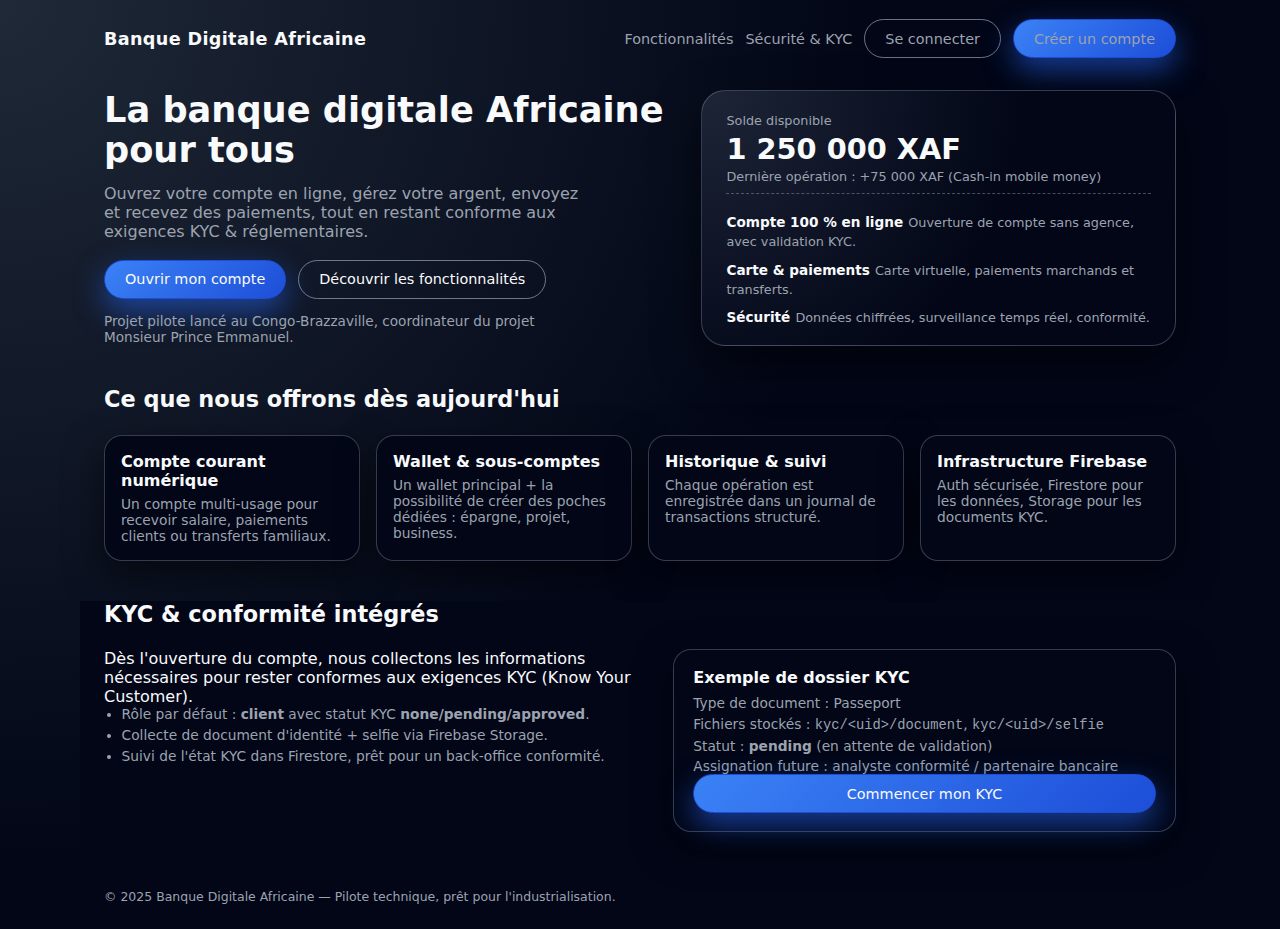
<file: index.html>
<!DOCTYPE html>
<html lang="fr">
<head>
  <meta charset="UTF-8" />
  <title>Banque Digitale Africaine</title>
  <meta name="viewport" content="width=device-width, initial-scale=1" />
  <link rel="stylesheet" href="styles.css" />
</head>
<body class="landing">
  <header class="topbar">
    <div class="logo">Banque Digitale Africaine</div>
    <nav class="nav">
      <a href="#features">Fonctionnalités</a>
      <a href="#kyc">Sécurité & KYC</a>
      <a href="app.html" class="btn btn-outline">Se connecter</a>
      <a href="app.html" class="btn btn-primary">Créer un compte</a>
    </nav>
  </header>

  <main class="hero">
    <section class="hero-text">
      <h1>La banque digitale Africaine pour tous</h1>
      <p>
        Ouvrez votre compte en ligne, gérez votre argent, envoyez et recevez des paiements,
        tout en restant conforme aux exigences KYC &amp; réglementaires.
      </p>
      <div class="hero-actions">
        <a href="app.html" class="btn btn-primary">Ouvrir mon compte</a>
        <a href="#features" class="btn btn-outline">Découvrir les fonctionnalités</a>
      </div>
      <p class="hero-note">
        Projet pilote lancé au Congo-Brazzaville, coordinateur du projet Monsieur Prince Emmanuel.
      </p>
    </section>

    <section class="hero-card">
      <div class="card-balance">
        <div class="card-label">Solde disponible</div>
        <div class="card-amount">1 250 000 XAF</div>
        <div class="card-sub">Dernière opération : +75 000 XAF (Cash-in mobile money)</div>
      </div>
      <div class="card-items">
        <div class="card-item">
          <span class="card-item-title">Compte 100 % en ligne</span>
          <span class="card-item-text">Ouverture de compte sans agence, avec validation KYC.</span>
        </div>
        <div class="card-item">
          <span class="card-item-title">Carte & paiements</span>
          <span class="card-item-text">Carte virtuelle, paiements marchands et transferts.</span>
        </div>
        <div class="card-item">
          <span class="card-item-title">Sécurité</span>
          <span class="card-item-text">Données chiffrées, surveillance temps réel, conformité.</span>
        </div>
      </div>
    </section>
  </main>

  <section id="features" class="section">
    <h2>Ce que nous offrons dès aujourd'hui</h2>
    <div class="grid">
      <article class="feature">
        <h3>Compte courant numérique</h3>
        <p>Un compte multi-usage pour recevoir salaire, paiements clients ou transferts familiaux.</p>
      </article>
      <article class="feature">
        <h3>Wallet &amp; sous-comptes</h3>
        <p>Un wallet principal + la possibilité de créer des poches dédiées : épargne, projet, business.</p>
      </article>
      <article class="feature">
        <h3>Historique &amp; suivi</h3>
        <p>Chaque opération est enregistrée dans un journal de transactions structuré.</p>
      </article>
      <article class="feature">
        <h3>Infrastructure Firebase</h3>
        <p>Auth sécurisée, Firestore pour les données, Storage pour les documents KYC.</p>
      </article>
    </div>
  </section>

  <section id="kyc" class="section section-alt">
    <h2>KYC &amp; conformité intégrés</h2>
    <div class="grid grid-2">
      <div>
        <p>
          Dès l'ouverture du compte, nous collectons les informations nécessaires
          pour rester conformes aux exigences KYC (Know Your Customer).
        </p>
        <ul class="list">
          <li>Rôle par défaut : <strong>client</strong> avec statut KYC <strong>none/pending/approved</strong>.</li>
          <li>Collecte de document d'identité + selfie via Firebase Storage.</li>
          <li>Suivi de l'état KYC dans Firestore, prêt pour un back-office conformité.</li>
        </ul>
      </div>
      <div class="kyc-card">
        <h3>Exemple de dossier KYC</h3>
        <ul class="list small">
          <li>Type de document : Passeport</li>
          <li>Fichiers stockés : <code>kyc/&lt;uid&gt;/document</code>, <code>kyc/&lt;uid&gt;/selfie</code></li>
          <li>Statut : <strong>pending</strong> (en attente de validation)</li>
          <li>Assignation future : analyste conformité / partenaire bancaire</li>
        </ul>
        <a href="app.html" class="btn btn-primary btn-full">Commencer mon KYC</a>
      </div>
    </div>
  </section>

  <footer class="footer">
    <p>&copy; 2025 Banque Digitale Africaine &mdash; Pilote technique, prêt pour l'industrialisation.</p>
  </footer>
</body>
</html>
</file>
<file: styles.css>
:root {
  --bg: #060714;
  --bg-soft: #0b0d1f;
  --bg-softer: #101327;
  --accent: #3b82f6;
  --accent-soft: rgba(59,130,246,0.12);
  --accent-strong: #1d4ed8;
  --text: #f9fafb;
  --muted: #9ca3af;
  --danger: #f97373;
  --success: #22c55e;
  --border-subtle: #1f2937;
  --radius-lg: 18px;
  --radius-md: 12px;
  --radius-pill: 999px;
  --shadow-soft: 0 18px 45px rgba(0,0,0,0.55);
}

/* Reset & base */

*,
*::before,
*::after {
  box-sizing: border-box;
  margin: 0;
  padding: 0;
}

html,
body {
  font-family: system-ui, -apple-system, BlinkMacSystemFont, "SF Pro Text", sans-serif;
  color: var(--text);
  background: radial-gradient(circle at top left, #1f2937, #020617 55%);
  min-height: 100%;
}

/* Layout global landing */

body.landing {
  display: flex;
  flex-direction: column;
}

body.app {
  display: flex;
  flex-direction: column;
  background: radial-gradient(circle at top left, #1f2937, #020617 55%);
}

main {
  flex: 1 0 auto;
}

/* links */

a {
  color: inherit;
}

/* Topbar */

.topbar {
  width: 100%;
  max-width: 1120px;
  margin: 0 auto;
  padding: 1.2rem 1.5rem 0.5rem;
  display: flex;
  align-items: center;
  justify-content: space-between;
  gap: 1.5rem;
}

.logo {
  font-weight: 700;
  letter-spacing: .02em;
  font-size: 1.1rem;
}

.nav {
  display: flex;
  align-items: center;
  gap: 0.75rem;
  flex-wrap: wrap;
}

.nav a {
  font-size: .9rem;
  color: var(--muted);
  text-decoration: none;
}

.nav a:hover {
  color: var(--text);
}

.nav .btn {
  font-size: .9rem;
}

/* Hero landing */

.hero {
  max-width: 1120px;
  margin: 0 auto;
  padding: 1.5rem 1.5rem 2.5rem;
  display: grid;
  grid-template-columns: minmax(0,1.2fr) minmax(0,1fr);
  gap: 1.75rem;
  align-items: stretch;
}

.hero-text h1 {
  font-size: 2.2rem;
  line-height: 1.15;
  margin-bottom: 0.8rem;
}

.hero-text p {
  color: var(--muted);
  max-width: 480px;
}

.hero-actions {
  display: flex;
  flex-wrap: wrap;
  gap: 0.75rem;
  margin-top: 1.2rem;
}

.hero-note {
  font-size: .85rem;
  color: var(--muted);
  margin-top: 0.9rem;
  max-width: 520px;
}

/* Hero card (solde) */

.hero-card {
  background: radial-gradient(circle at top left, #1d2537, #020617 60%);
  border-radius: 24px;
  padding: 1.4rem 1.5rem 1.2rem;
  border: 1px solid rgba(148,163,184,0.35);
  box-shadow: var(--shadow-soft);
  display: flex;
  flex-direction: column;
  gap: 1.1rem;
}

.card-balance {
  padding-bottom: 0.6rem;
  border-bottom: 1px dashed rgba(148,163,184,0.45);
}

.card-label {
  font-size: .8rem;
  color: var(--muted);
}

.card-amount {
  font-size: 1.8rem;
  font-weight: 700;
  margin: 0.2rem 0;
}

.card-sub {
  font-size: .8rem;
  color: var(--muted);
}

.card-items {
  display: grid;
  gap: 0.6rem;
}

.card-item-title {
  font-size: .85rem;
  font-weight: 600;
}

.card-item-text {
  font-size: .8rem;
  color: var(--muted);
}

/* Buttons */

.btn {
  border-radius: var(--radius-pill);
  border: 1px solid transparent;
  padding: 0.65rem 1.25rem;
  font-size: .9rem;
  font-weight: 500;
  display: inline-flex;
  align-items: center;
  justify-content: center;
  gap: 0.3rem;
  cursor: pointer;
  text-decoration: none;
  transition: transform 0.08s ease, box-shadow 0.08s ease, background 0.12s ease, filter 0.12s ease;
}

.btn-primary {
  background: linear-gradient(135deg,var(--accent),var(--accent-strong));
  border-color: var(--accent-strong);
  box-shadow: 0 12px 30px rgba(37,99,235,0.6);
}

#sendKycBtn {
  background: linear-gradient(135deg,var(--accent),var(--accent-strong));
  border-color: var(--accent-strong);
  color: #fff;
  box-shadow: 0 12px 30px rgba(37,99,235,0.6);
}

.btn-outline {
  background: transparent;
  border-color: rgba(148,163,184,0.7);
}

.btn-primary:hover {
  filter: brightness(1.05);
}

.btn-outline:hover {
  background: rgba(15,23,42,0.85);
  border-color: rgba(148,163,184,0.9);
}

.btn-full {
  width: 100%;
}

/* Sections */

.section {
  max-width: 1120px;
  margin: 0 auto;
  padding: 0 1.5rem 2.5rem;
}

.section h2 {
  font-size: 1.4rem;
  margin-bottom: 1.4rem;
}

.section-alt {
  background: radial-gradient(circle at top right, #020617, #020617 58%);
}

.grid {
  display: grid;
  grid-template-columns: repeat(4,minmax(0,1fr));
  gap: 1rem;
}

.grid-2 {
  display: grid;
  grid-template-columns: minmax(0,1.1fr) minmax(0,1fr);
  gap: 1rem;
}

.feature {
  background: linear-gradient(145deg,#020617,#020617);
  border-radius: 18px;
  padding: 1rem;
  border: 1px solid rgba(148,163,184,0.35);
  box-shadow: 0 14px 38px rgba(0,0,0,0.55);
}

.feature h3 {
  font-size: 1rem;
  margin-bottom: 0.4rem;
}

.feature p {
  font-size: .86rem;
  color: var(--muted);
}

/* KYC card */

.kyc-card {
  background: linear-gradient(145deg,#020617,#020617);
  border-radius: 18px;
  padding: 1.1rem 1.2rem;
  border: 1px solid rgba(148,163,184,0.35);
  box-shadow: 0 14px 38px rgba(0,0,0,0.55);
}

.kyc-card h3 {
  font-size: 1rem;
  margin-bottom: 0.5rem;
}

.list {
  list-style: disc;
  margin-left: 1.1rem;
  font-size: .86rem;
  color: var(--muted);
}

.list.small {
  list-style: none;
  margin-left: 0;
}

.list li + li {
  margin-top: 0.3rem;
}

/* Footer */

.footer {
  width: 100%;
  max-width: 1120px;
  margin: auto auto 0;
  padding: 1.1rem 1.5rem 1.6rem;
  font-size: .78rem;
  color: var(--muted);
}

/* Responsive */

@media (max-width: 860px) {
  .hero {
    grid-template-columns: minmax(0,1fr);
  }
  .app-layout {
    grid-template-columns: minmax(0,1fr);
  }
  .dashboard-header {
    flex-direction: column;
  }
  .topbar {
    flex-direction: column;
    align-items: flex-start;
  }
}

@media (max-width: 860px) {
  body.app .topbar {
    flex-direction: row;
    align-items: center;
    justify-content: space-between;
  }

  body.app .nav {
    flex-wrap: nowrap;
    gap: 0.75rem;
  }
}

/* ----- Ajustements layout & mobile ----- */
html, body {
  min-height: 100%;
  background-color: #020617;
  overflow-x: hidden;
}

body.landing, body.app {
  min-height: 100vh;
  display: flex;
  flex-direction: column;
}

main {
  flex: 1 0 auto;
}

/* Layout app (dashboard) */

.app-layout {
  width: 100%;
  max-width: 1120px;
  margin: 0 auto;
  padding: 1.3rem 1.5rem 2.2rem;
  display: grid;
  grid-template-columns: minmax(0,1.2fr) minmax(0,1fr);
  gap: 1.2rem;
}

.dashboard-header {
  display: flex;
  align-items: center;
  justify-content: space-between;
  gap: .8rem;
  margin-bottom: .8rem;
}

.dashboard-header h1 {
  font-size: 1.4rem;
}

.dashboard-header .status {
  font-size: .9rem;
  color: var(--muted);
}

.badge {
  display: inline-flex;
  align-items: center;
  justify-content: center;
  padding: 0.18rem 0.6rem;
  border-radius: 999px;
  font-size: .8rem;
  border: 1px solid rgba(148,163,184,0.6);
}

/* Panel (dashboard cards) */

.panel {
  background: linear-gradient(145deg,#020617,#020617);
  border-radius: 18px;
  padding: 1.2rem 1.4rem 1.3rem;
  border: 1px solid rgba(148,163,184,0.35);
  box-shadow: 0 16px 44px rgba(0,0,0,0.65);
}

.panel h2 {
  font-size: 1.2rem;
  margin-bottom: 0.3rem;
}

.panel p {
  font-size: .85rem;
  color: var(--muted);
  margin-bottom: 0.8rem;
}

.panel + .panel {
  margin-top: 0.9rem;
}

/* Form styles */

label {
  font-size: .85rem;
  color: var(--muted);
}

input,
select,
button {
  font-family: inherit;
}

input,
select {
  background: #020617;
  border: 1px solid rgba(148,163,184,0.6);
  border-radius: 999px;
  padding: 0.55rem 0.9rem;
  color: var(--text);
  font-size: .9rem;
}

input::placeholder {
  color: rgba(148,163,184,0.85);
}

select {
  appearance: none;
}

/* Row helpers */

.row {
  display: flex;
  gap: 0.6rem;
  align-items: center;
}

/* KYC inputs */

input[type="file"] {
  background: transparent;
  padding: 0.45rem 0.7rem;
}

/* Errors & infos */

.error {
  color: var(--danger);
  font-size: .8rem;
  margin-top: 0.4rem;
}

.success {
  color: var(--success);
  font-size: .8rem;
  margin-top: 0.4rem;
}

/* Connexion / Création de compte (auth panel) */

.auth-panel {
  max-width: 520px;
  margin: 1.8rem auto 2.4rem;
  background: radial-gradient(circle at top left, #020617, #020617 55%);
  border-radius: 22px;
  padding: 1.5rem 1.5rem 1.6rem;
  border: 1px solid rgba(148,163,184,0.4);
  box-shadow: 0 20px 46px rgba(0,0,0,0.7);
}

.auth-panel h1 {
  font-size: 1.4rem;
  margin-bottom: 0.6rem;
}

.auth-panel p {
  font-size: .9rem;
  color: var(--muted);
  margin-bottom: 1.1rem;
}

.auth-panel label {
  display: block;
  margin-top: 0.4rem;
  margin-bottom: 0.25rem;
}

.auth-panel input[type="email"],
.auth-panel input[type="password"] {
  width: 100%;
  border-radius: 14px;
  background: #020617;
  border: 1px solid rgba(148,163,184,0.65);
  padding: 0.65rem 0.9rem;
  font-size: .9rem;
  margin-bottom: 0.55rem;
}

/* Password visibility toggle */

.password-wrapper {
  position: relative;
  display: flex;
  align-items: center;
}

.password-wrapper input {
  padding-right: 2.5rem;
}

.btn-eye {
  position: absolute;
  right: 0.55rem;
  background: none;
  border: none;
  color: rgba(148,163,184,0.95);
  cursor: pointer;
  font-size: 1.1rem;
  display: flex;
  align-items: center;
  justify-content: center;
}

.btn-eye:focus {
  outline: none;
}

/* Boutons auth */

.auth-actions {
  display: flex;
  flex-direction: column;
  gap: 0.6rem;
  margin-top: 0.6rem;
}

.auth-actions .btn {
  width: 100%;
}

/* Carte virtuelle (section inférieure) */

.virtual-card {
  margin-top: 0.9rem;
}

.virtual-card .panel-title {
  font-size: 1.05rem;
  margin-bottom: 0.4rem;
}

.virtual-card ul {
  list-style: disc;
  padding-left: 1.1rem;
  font-size: .86rem;
  color: var(--muted);
}

/* Responsive complémentaire */

@media (max-width: 860px) {
  .grid-2 {
    grid-template-columns: 1fr !important;
  }
  .panel {
    padding: 1rem;
  }
  input,
  select {
    width: 100%;
  }
}

/* Mise en forme du dashboard : champs bien alignés */
.dashboard .panel .row {
  flex-wrap: wrap;
  align-items: flex-start;
  gap: 0.4rem;
}

@media (max-width: 860px) {
  .dashboard .panel .row {
    flex-direction: column;
    align-items: flex-start;
  }
}
</file>
